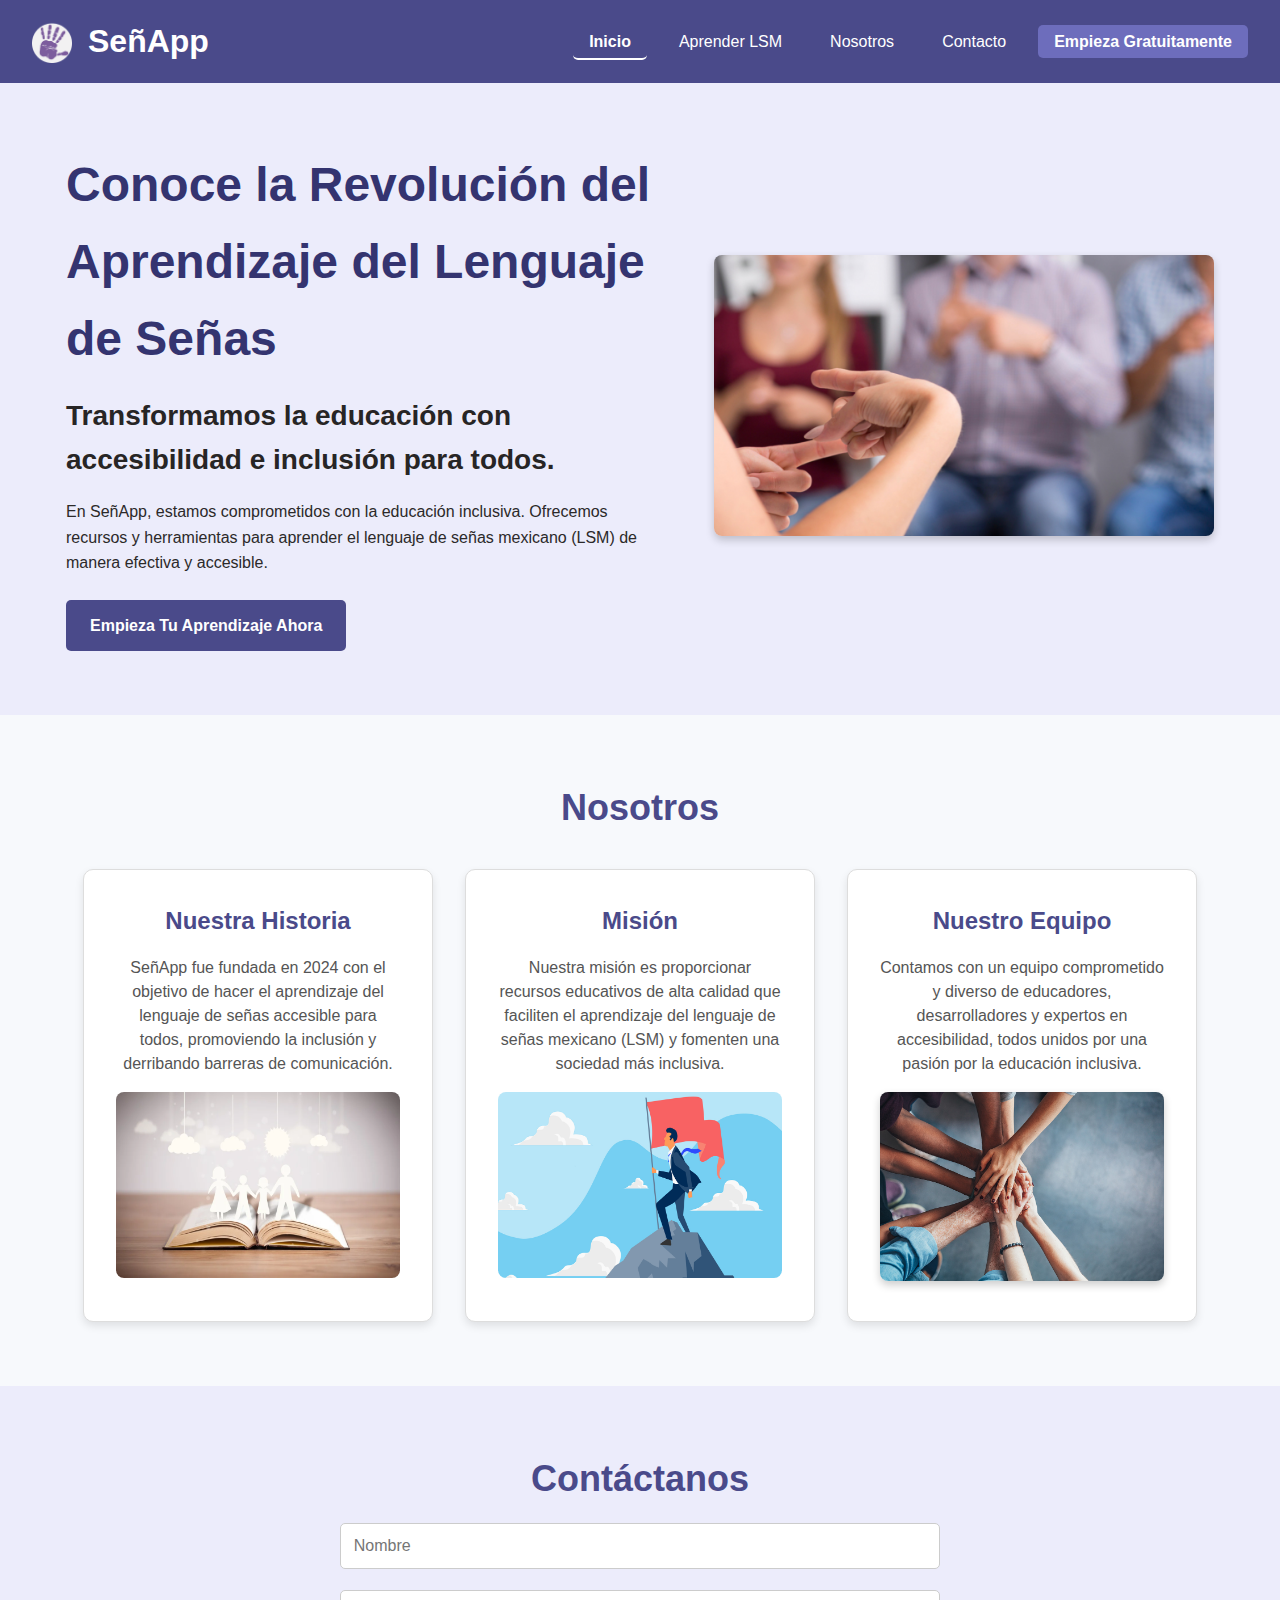
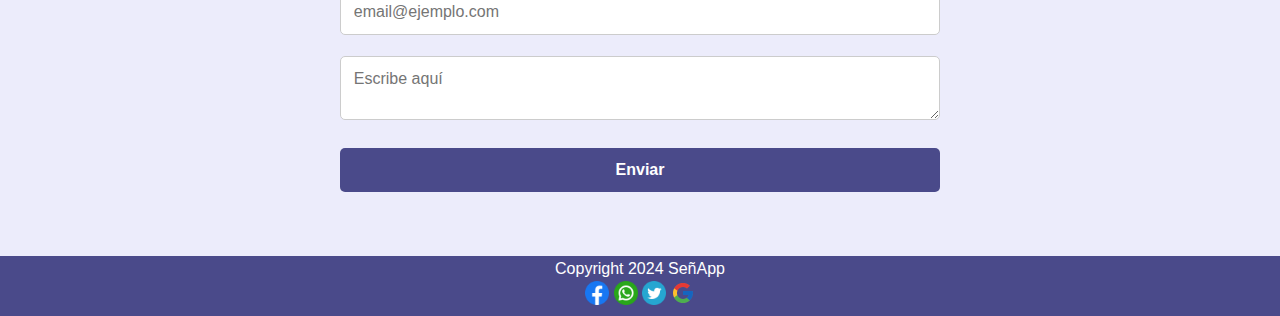
<file: index.html>
<!DOCTYPE html>
<html lang="es">
  <head>
    <meta charset="UTF-8" />
    <meta name="viewport" content="width=device-width, initial-scale=1.0" />
    <meta
      name="description"
      content="Plataforma inclusiva para enseñar lenguaje de señas mexicano."
    />
    <title>Página de Inicio - Lenguaje de Señas</title>
    <link rel="stylesheet" href="css/styles.css" />
  </head>
  <body>
    <header role="banner" class="header">
      <div class="logo">
        <a href="index.html" aria-label="Volver al inicio de SeñApp">
          <img
            src="imagenes/app-icon.png"
            alt="Logo de SeñApp"
            class="logo-img"
          />
          <span>SeñApp</span>
        </a>
      </div>
      <nav class="navbar" aria-label="Menú principal">
        <span class="menu-toggle">☰</span> <!-- Botón para dispositivos móviles -->
        <ul>
          <li><a href="#hero" aria-label="Ir a inicio">Inicio</a></li>
          <li><a href="aprender.html" aria-label="Ir a Aprender LSM">Aprender LSM</a></li>
           <!--<li><a href="#" aria-label="Ir a Recursos">Recursos</a></li>-->
          <li><a href="#about" aria-label="Ir a Nosotros">Nosotros</a></li>
          <li><a href="#contact" aria-label="Ir a Contacto">Contacto</a></li>
          <li>
            <a href="#" class="cta" aria-label="Comenzar gratuitamente"
              >Empieza Gratuitamente</a
            >
          </li>
        </ul>
      </nav>
    </header>

    <main>
      <!-- Sección Hero -->
      <section id="hero">
        <div class="hero-content">
          <div class="hero-text">
            <h1>Conoce la Revolución del Aprendizaje del Lenguaje de Señas</h1>
            <h2>Transformamos la educación con accesibilidad e inclusión para todos.</h2>
            <p>En SeñApp, estamos comprometidos con la educación inclusiva. Ofrecemos recursos y herramientas para aprender el lenguaje de señas mexicano (LSM) de manera efectiva y accesible.</p>
            <a href="aprender.html" class="cta-button" >Empieza Tu Aprendizaje Ahora</a>
          </div>
          <div class="hero-image-container">
            <img src="imagenes/LMS.png" alt="Personas comunicándose a través del lenguaje de señas mexicano (LSM)" class="hero-image" />
          </div>
        </div>
      </section>

      <!-- Sección Nosotros -->
      <section id="about">
        <h2>Nosotros</h2>
        <div class="about-container">
          <div class="about-card">
            <h3>Nuestra Historia</h3>
            <p>
              SeñApp fue fundada en 2024 con el objetivo de hacer el aprendizaje del lenguaje de señas accesible para todos, promoviendo la inclusión y derribando barreras de comunicación.
            </p>
            <img src="imagenes/historia.png" alt="Icono historia" class="bottom-image">
          </div>
          <div class="about-card">
            <h3>Misión</h3>
            <p>
              Nuestra misión es proporcionar recursos educativos de alta calidad que faciliten el aprendizaje del lenguaje de señas mexicano (LSM) y fomenten una sociedad más inclusiva.
            </p>
            <img src="imagenes/mision.png" alt="Dibujo de un hombre con una bandera roja, la cual es enterrada en la punta de una montaña." class="bottom-image">
          </div>
          <div class="about-card">
            <h3>Nuestro Equipo</h3>
            <p>
              Contamos con un equipo comprometido y diverso de educadores, desarrolladores y expertos en accesibilidad, todos unidos por una pasión por la educación inclusiva.
            </p>
            <img src="imagenes/equipo.png" alt="Foto del equipo de SeñApp trabajando juntos" class="team-image" />
          </div>
        </div>
      </section>
      

      <!-- Sección Contacto -->
      <section id="contact">
        <h2>Contáctanos</h2>
        <form id="contactForm">
          <div>
            <input type="text" id="nombre" name="nombre" placeholder="Nombre" aria-label="Nombre del usuario"/>
            <span id="errorNombre" class="error-message"></span>
          </div>
          <div>
            <input type="email" id="email" name="email" placeholder="email@ejemplo.com" aria-label="Correo electronico de usuario"/>
            <span id="errorEmail" class="error-message"></span>
          </div>
          <div>
            <textarea id="mensaje" name="mensaje" placeholder="Escribe aquí" aria-label="Mensaje del usuario"></textarea>
            <span id="errorMensaje" class="error-message"></span>
          </div>
          <button type="submit">Enviar</button>
        </form>
      </section>
    </main>

    <footer>
      <p>Copyright 2024 SeñApp</p>
      <div class="social-links">
        <a href="#" aria-label="Facebook"
          ><img src="imagenes/icon-facebook.png" alt="Facebook"
        /></a>
        <a href="#" aria-label="WhatsApp"
          ><img src="imagenes/icon-whatsapp.png" alt="WhatsApp"
        /></a>
        <a href="#" aria-label="X"><img src="imagenes/icon-x.png" alt="X" /></a>
        <a href="#" aria-label="Google"
          ><img src="imagenes/icon-Google.png" alt="Google"
        /></a>
      </div>
    </footer>
    <script src="js/scripts.js"></script>
  </body>
</html>
</file>
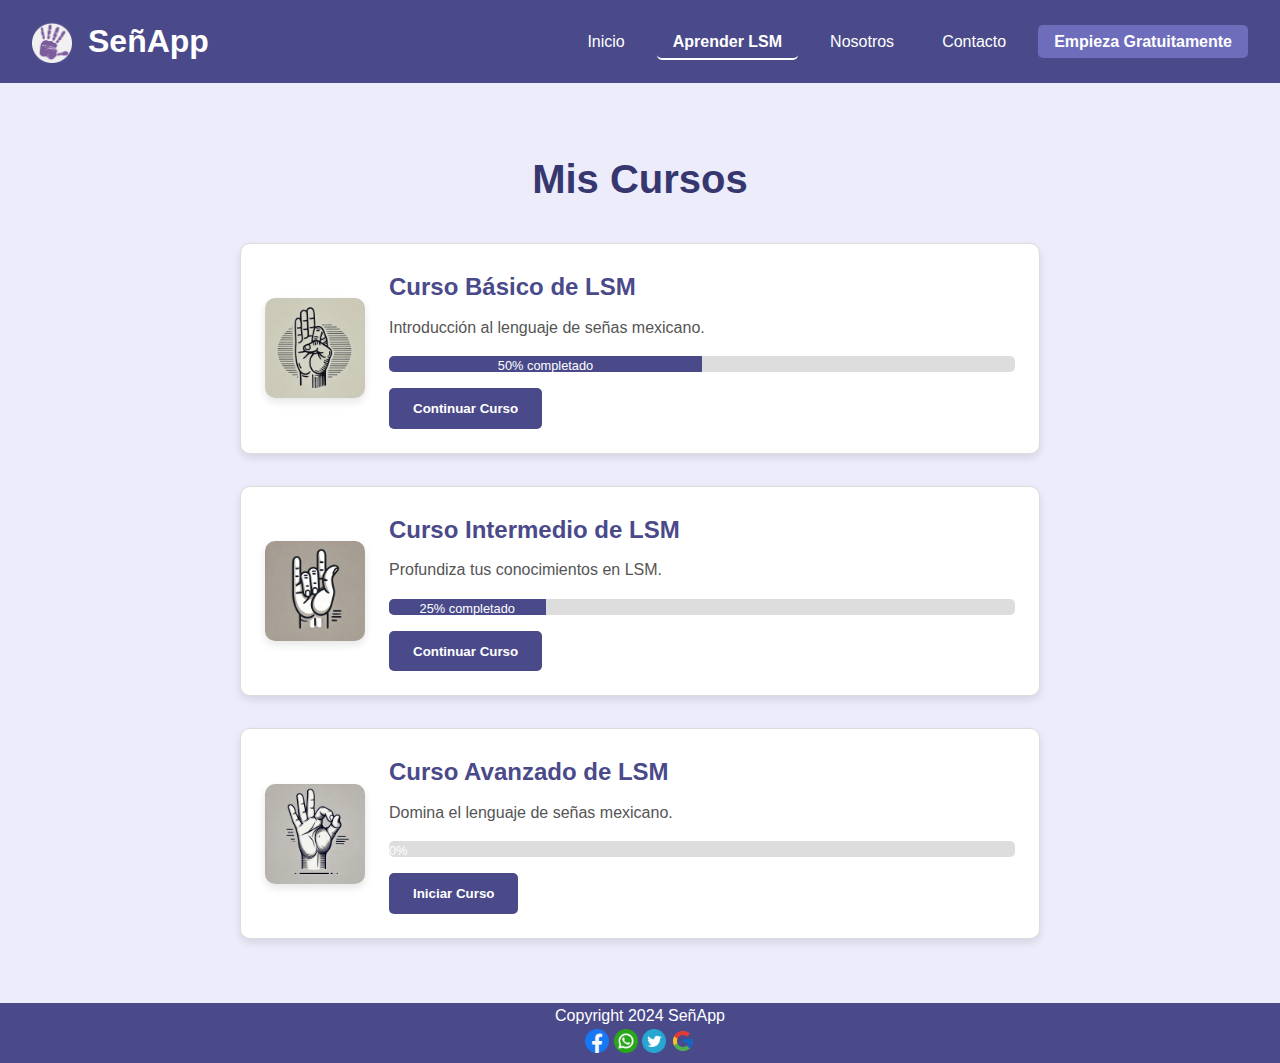
<file: aprender.html>
<!DOCTYPE html>
<html lang="es">
  <head>
    <meta charset="UTF-8" />
    <meta name="viewport" content="width=device-width, initial-scale=1.0" />
    <meta
      name="description"
      content="Cursos de Lenguaje de Señas Mexicano y progreso del estudiante."
    />
    <title>Aprender LSM - SeñApp</title>
    <link rel="stylesheet" href="css/styles.css" />
    <link rel="stylesheet" href="css/learn.css" />
    <!-- Estilos específicos -->
  </head>
  <body>
   <header role="banner" class="header">
  <div class="logo">
    <!-- Enlace del logo que lleva al inicio de la página -->
    <a href="index.html" aria-label="Volver al inicio de SeñApp">
      <img src="imagenes/app-icon.png" alt="Logo de SeñApp" class="logo-img" />
      <span>SeñApp</span>
    </a>
  </div>
  <nav class="navbar" aria-label="Menú principal">
    <span class="menu-toggle">☰</span>
    <!-- Botón para dispositivos móviles -->
    <ul>
      <!-- Enlace del texto "Inicio" que lleva al encabezado principal -->
      <li><a href="index.html#header" aria-label="Ir al encabezado principal">Inicio</a></li>
      <li>
        <a href="aprender.html" class="active" aria-label="Ir a Aprender LSM">Aprender LSM</a>
      </li>
      <!-- <li><a href="#" aria-label="Ir a Recursos">Recursos</a></li> -->
      <li><a href="index.html#about" aria-label="Ir a Nosotros">Nosotros</a></li>
      <li><a href="index.html#contact" aria-label="Ir a Contacto">Contacto</a></li>
      <li>
        <a href="#" class="cta" aria-label="Comenzar gratuitamente"
          >Empieza Gratuitamente</a
        >
      </li>
    </ul>
  </nav>
</header>


    <main>
      <section id="mis-cursos">
        <h1>Mis Cursos</h1>
        <div class="courses-container">
          <div class="course-card">
            <img
              src="imagenes/icono-basico.png"
              alt="Icono curso básico"
              class="course-icon"
            />
            <div class="course-info">
              <h2>Curso Básico de LSM</h2>
              <p>Introducción al lenguaje de señas mexicano.</p>
              <div class="progress-container">
                <div class="progress-bar">
                  <div class="progress" style="width: 50%">50%</div>
                </div>
              </div>
              <button class="cta-button">Continuar Curso</button>
            </div>
          </div>

          <div class="course-card">
            <img
              src="imagenes/icono-intermedio.png"
              alt="Icono curso intermedio"
              class="course-icon"
            />
            <div class="course-info">
              <h2>Curso Intermedio de LSM</h2>
              <p>Profundiza tus conocimientos en LSM.</p>
              <div class="progress-container">
                <div class="progress-bar">
                  <div class="progress" style="width: 25%">25%</div>
                </div>
              </div>
              <button class="cta-button">Continuar Curso</button>
            </div>
          </div>

          <div class="course-card">
            <img
              src="imagenes/icono-avanzado.png"
              alt="Icono curso avanzado"
              class="course-icon"
            />
            <div class="course-info">
              <h2>Curso Avanzado de LSM</h2>
              <p>Domina el lenguaje de señas mexicano.</p>
              <div class="progress-container">
                <div class="progress-bar">
                  <div class="progress" style="width: 0%">0%</div>
                </div>
              </div>
              <button class="cta-button">Iniciar Curso</button>
            </div>
          </div>
        </div>
      </section>
    </main>

    <!-- Reutiliza el footer del index -->
    <footer>
      <p>Copyright 2024 SeñApp</p>
      <div class="social-links">
        <a href="#" aria-label="Facebook"
          ><img src="imagenes/icon-facebook.png" alt="Facebook"
        /></a>
        <a href="#" aria-label="WhatsApp"
          ><img src="imagenes/icon-whatsapp.png" alt="WhatsApp"
        /></a>
        <a href="#" aria-label="X"><img src="imagenes/icon-x.png" alt="X" /></a>
        <a href="#" aria-label="Google"
          ><img src="imagenes/icon-Google.png" alt="Google"
        /></a>
      </div>
    </footer>

    <script src="js/scripts.js"></script>
    <script src="js/learn.js"></script>
    <!-- Script específico -->
  </body>
</html>
</file>
<file: css/styles.css>
/* styles.css */

/* Desplazamiento de ancla */
html {
  scroll-padding-top: 40px; /* Ajusta la cantidad de espacio arriba */
  scroll-behavior: smooth;
}

/* General */
* {
  margin: 0;
  padding: 0;
  box-sizing: border-box;
  font-family: Arial, sans-serif;
}

body {
  line-height: 1.6;
  color: #333;
  background-color: #f7f9fc;
}

/* Header */
.header {
  display: flex;
  justify-content: space-between;
  align-items: center;
  background-color: #4a4a8a;
  padding: 1rem 2rem;
  position: sticky;
  top: 0;
  z-index: 1000;
}

.logo a {
  display: flex;
  align-items: center;
  text-decoration: none;
}

.logo img {
  width: 40px;
  height: auto;
  margin-right: 0.5rem;
}

.logo span {
  color: #fff;
  font-weight: bold;
  font-size: 2rem;
  margin-left: 0.5rem; /* Espaciado opcional entre el logo y el texto */
  text-decoration: none;
}

/* Logo hover effect */
/* Efecto hover solo en el texto del logo */
.logo span:hover {
  position: relative;
}

.logo span:hover::after {
  content: '';
  position: absolute;
  bottom: -5px; /* Ajusta la distancia entre el texto y la línea */
  left: 0;
  width: 100%;
  height: 2px; /* Grosor de la línea */
  background-color: #fff; /* Color de la línea */
}

/* Navbar */
.navbar {
  display: flex;
  align-items: center;
}

.navbar ul {
  display: flex;
  gap: 1rem;
  list-style: none;
  margin: 0;
  padding: 0;
}

.navbar a {
  color: #ffffff;
  text-decoration: none;
  padding: 0.5rem 1rem;
  border-radius: 5px;
  transition: background-color 0.3s ease;
}

.navbar a:hover,
.navbar .cta {
  background-color: #6d6dbc;
}

.cta {
  background-color: #3b3b77;
  color: #fff;
  font-weight: bold;
  padding: 0.5rem 1rem;
}

.navbar .cta:hover {
  background-color: #8b8bd3; /* Cambia este color por el que prefieras para el efecto hover */
  transition: background-color 0.3s ease; /* Suaviza la transición */
}


.navbar a.active {
  font-weight: bold;
  border-bottom: 2px solid #fff; /* Línea debajo de la pestaña activa */
  color: #fff; /* Asegúrate de que el texto sea claramente visible */
}

/* Responsive adjustments for the header */
.menu-toggle {
  display: none;
}

/* Ajustes de responsividad para el header y navbar */
@media (max-width: 768px) {
  .navbar ul {
    flex-direction: column;
    position: absolute;
    top: 100%;
    left: 0;
    width: 100%;
    background-color: #4a4a8a;
    display: none;
    padding: 1rem;
  }

  .navbar ul.show {
    display: flex;
  }

  .navbar a {
    padding: 1rem;
    text-align: center;
  }

  .cta {
    width: 100%;
    text-align: center;
    margin-top: 0.5rem;
  }

  .menu-toggle {
    display: block;
    cursor: pointer;
    color: #ffffff;
    font-size: 1.5rem;
    margin-left: auto;
  }
}

/* Sección Hero */
#hero {
  text-align: center;
  padding: 4rem 2rem;
  background-color: #ececfb;
}

.hero-content {
  display: flex;
  flex-wrap: wrap;
  align-items: center;
  justify-content: center;
  gap: 3rem; /* Ajustado para un mejor espaciado */
  max-width: 1200px;
  margin: 0 auto;
}

.hero-text {
  flex: 1;
  max-width: 600px;
  text-align: left;
}

.hero-text h1 {
  font-size: 2.5rem;
  color: #343470;
  margin-bottom: 1rem;
}

.hero-text h2 {
  font-size: 1rem;
  color: #272525;
  margin-bottom: 1rem;
}

.hero-text p {
  color: #2b2929;
  line-height: 1.6;
  margin-bottom: 1.5rem;
  max-width: 700px;
}

.cta-button {
  display: inline-block;
  background-color: #4a4a8a;
  color: #ffffff;
  padding: 0.8rem 1.5rem;
  border-radius: 5px;
  text-decoration: none;
  font-weight: bold;
  transition: background-color 0.3s ease;
}

.cta-button:hover {
  background-color: #3b3b77;
}

.hero-image-container {
  flex: 1;
  max-width: 500px;
}

.hero-image {
  width: 100%;
  border-radius: 8px;
  box-shadow: 0 4px 8px rgba(0, 0, 0, 0.2);
}

/* Ajustes para pantallas pequeñas */
@media (max-width: 768px) {
  .hero-content {
    flex-direction: column;
    text-align: center;
  }

  .hero-text {
    max-width: 100%;
  }

  .hero-image-container {
    max-width: 100%;
  }
}

/* Sección Nosotros */
#about {
  background-color: #f7f9fc;
  padding: 4rem 2rem;
  text-align: center;
}

#about h2 {
  font-size: 2.5rem;
  color: #4a4a8a;
  margin-bottom: 2rem;
}

.about-container {
  display: flex;
  flex-wrap: wrap;
  gap: 2rem;
  justify-content: center;
  max-width: 1200px;
  margin: 0 auto;
}

.about-card {
  background-color: #ffffff;
  border: 1px solid #ddd;
  border-radius: 10px;
  box-shadow: 0 4px 8px rgba(0, 0, 0, 0.1);
  padding: 2rem;
  flex: 1;
  max-width: 350px;
  text-align: center;
}

/* Efecto Hover en Tarjetas */
.about-card:hover {
  transform: translateY(-5px); /* Le da un ligero efecto de elevación */
  box-shadow: 0 8px 16px rgba(0, 0, 0, 0.2);
}

.about-card h3 {
  font-size: 1.5rem;
  color: #4a4a8a;
  margin-bottom: 1rem;
}

.about-card p {
  color: #555;
  font-size: 1rem;
  line-height: 1.5;
}

.team-image {
  width: 100%;
  border-radius: 8px;
  margin-top: 1rem;
  box-shadow: 0 4px 8px rgba(0, 0, 0, 0.2);
}

.bottom-image {
  width: 100%;
  margin-top: 1rem;
  border-radius: 8px;
}

/* Responsividad */
@media (max-width: 768px) {
  .about-container {
    flex-direction: column;
    align-items: center;
  }

  .about-card {
    max-width: 100%;
  }
}

/* Sección Contacto */
#contact {
  padding: 4rem 2rem;
  background-color: #ececfb;
  text-align: center;
}

#contact h2 {
  font-size: 2rem;
  color: #4a4a8a;
  margin-bottom: 1rem;
}

#contact form {
  max-width: 600px;
  margin: 0 auto;
  display: flex;
  flex-direction: column;
  gap: 1rem;
}

#contact input,
#contact textarea {
  width: 100%;
  padding: 0.8rem;
  border: 1px solid #ccc;
  border-radius: 5px;
  font-size: 1rem;
}

#contact button {
  padding: 0.8rem;
  background-color: #4a4a8a;
  color: #ffffff;
  border: none;
  border-radius: 5px;
  font-size: 1rem;
  font-weight: bold;
  cursor: pointer;
  transition: background-color 0.3s ease;
}

#contact button:hover {
  background-color: #3b3b77;
}
.error-message {
  color: #B5001C;
  font-size: 0.9rem;
  margin-top: 0.3rem;
  display: block;
}

/* Footer */
footer {
  height: 60px;
  background-color: #4a4a8a;
  color: #ffffff;
  text-align: center;
  margin-bottom: 0;
}

footer .social-links {
  margin-top: 0rem;
}

footer .social-links a {
  display: inline-block;
}

footer .social-links img {
  width: 24px;
  height: auto;
}

/* Media Queries */
@media (min-width: 768px) {
  #hero h1 {
    font-size: 3rem;
  }

  #hero h2 {
    font-size: 1.75rem;
  }

  #about h2,
  #contact h2 {
    font-size: 2.25rem;
  }
}
</file>
<file: css/learn.css>
/* Sección Mis Cursos */
#mis-cursos {
    background-color: #ececfb;
    padding: 4rem 2rem;
    text-align: center;
  }
  
  #mis-cursos h1 {
    font-size: 2.5rem;
    color: #373770;
    margin-bottom: 2rem;
  }
  
  .courses-container {
    display: flex;
    flex-wrap: wrap;
    gap: 2rem;
    justify-content: center;
  }
  
  .course-card {
    display: flex;
    align-items: center;
    background-color: #ffffff;
    border: 1px solid #ddd;
    border-radius: 10px;
    box-shadow: 0 4px 8px rgba(0, 0, 0, 0.1);
    padding: 1.5rem;
    max-width: 800px;
    width: 100%;
  }
  
  .course-icon {
    width: 100px;
    height: auto;
    margin-right: 1.5rem;
    border-radius: 10px;
    box-shadow: 0 4px 8px rgba(0, 0, 0, 0.1);
  }
  
  .course-info {
    flex: 1;
    text-align: left;
  }
  
  .course-info h2 {
    font-size: 1.5rem;
    color: #4a4a8a;
    margin-bottom: 0.5rem;
  }
  
  .course-info p {
    color: #555;
    font-size: 1rem;
    margin-bottom: 1rem;
  }
  
  .progress-container {
    margin-bottom: 1rem;
  }
  
  .progress-bar {
    background-color: #ddd;
    border-radius: 5px;
    height: 16px;
    width: 100%;
    overflow: hidden;

  }

  
  .progress {
    background-color: #4a4a8a;
    height: 100%;
    text-align: center;
    line-height: 20px;
    color: #fff;
    font-size: 0.8rem;
  }
  
  .cta-button {
    background-color: #4a4a8a;
    color: #ffffff;
    padding: 0.8rem 1.5rem;
    border-radius: 5px;
    text-decoration: none;
    font-weight: bold;
    border: none;
    cursor: pointer;
    transition: background-color 0.3s ease;
  }
  
  .cta-button:hover {
    background-color: #3b3b77;
  }
  
  /* Responsividad */
  @media (max-width: 768px) {
    .course-card {
      flex-direction: column;
      align-items: center;
      text-align: center;
    }
  
    .course-icon {
      margin-bottom: 1rem;
    }
  }
</file>
